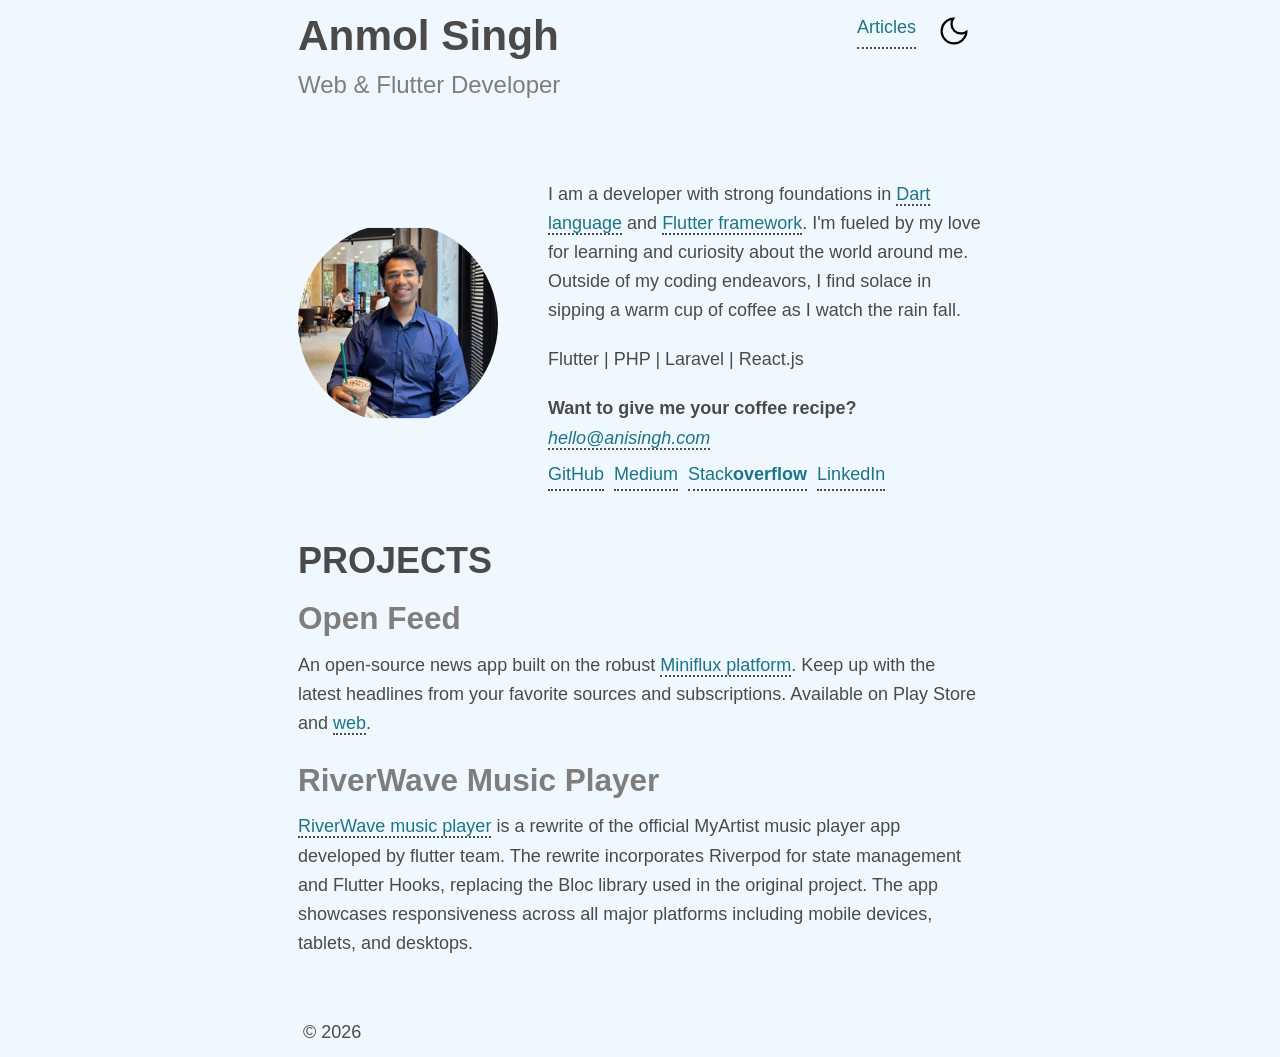
<file: index.html>
<!DOCTYPE html>
<html lang="en">
  <head>
    <meta charset="UTF-8" />
    <meta name="viewport" content="width=device-width, initial-scale=1.0" />
    <meta
      name="description"
      content="I am a developer who specializes in Flutter. I create websites, web and mobile phone apps as well as desktop apps."
    />
    <link rel="stylesheet" href="sakura.css" type="text/css" />
    <link rel="stylesheet" href="style.css" type="text/css" />
    <title>Anmol Singh - Web & Flutter Developer</title>
  </head>
  <body>
    <header>
      <div>
        <h1>Anmol Singh</h1>
        <p>Web & Flutter Developer</p>
      </div>
      <nav>
        <a href="articles.html">Articles</a>
        <button id="themeToggleButton" aria-label="Toggle Dark Mode">
          <img src="assets/icons/dark_mode.svg" class="icon" alt="Dark Mode" />
        </button>
      </nav>
    </header>

    <main>
      <section id="about">
        <img
          src="./assets/images/me.avif"
          alt="a person sitting in a cafe with a mug of coffee"
        />

        <div>
          <p class="text">
            I am a developer with strong foundations in
            <a
              href="https://dart.dev/"
              target="_blank"
              rel="noopener noreferrer"
              >Dart language</a
            >
            and
            <a
              href="https://flutter.dev/"
              target="_blank"
              rel="noopener noreferrer"
              >Flutter framework</a
            >. I'm fueled by my love for learning and curiosity about the world
            around me. Outside of my coding endeavors, I find solace in sipping
            a warm cup of coffee as I watch the rain fall.
          </p>
          <p>Flutter | PHP | Laravel | React.js</p>
          <h6 class="sub-text">Want to give me your coffee recipe?</h6>
          <address>
            <a href="mailto:hello@anisingh.com">hello@anisingh.com</a>
          </address>
          <nav>
            <a
              href="https://github.com/anmol-me"
              target="_blank"
              rel="noopener noreferrer"
              >GitHub</a
            >
            <a
              href="https://medium.com/@me-ani"
              target="_blank"
              rel="noopener noreferrer"
              >Medium</a
            >
            <a
              href="https://stackoverflow.com/users/18265188/anmol-singh"
              target="_blank"
              rel="noopener noreferrer"
              >Stack<strong>overflow</strong></a
            >
            <a
              href="https://www.linkedin.com/in/me-ani"
              target="_blank"
              rel="noopener noreferrer"
              >LinkedIn</a
            >
          </nav>
        </div>
      </section>

      <section>
        <h2>PROJECTS</h2>

        <article>
          <h3>Open Feed</h3>
          <p>
            An open-source news app built on the robust
            <a
              href="https://miniflux.app/"
              target="_blank"
              rel="noopener noreferrer"
              >Miniflux platform</a
            >. Keep up with the latest headlines from your favorite sources and
            subscriptions. Available on Play Store and
            <a
              href="https://open-feed-news.web.app/"
              target="_blank"
              rel="noopener noreferrer"
              >web</a
            >.
          </p>
        </article>
        <!-- <article>
          <h3>Meter Tracker</h3>
          <p>
            Meter Reader lets you effortlessly track energy consumption. Easily
            monitor your meter readings and visualize your usage trends with
            intuitive charts, empowering you to make informed decisions and save
            on energy costs.
          </p>
        </article> -->
        <article>
          <h3>RiverWave Music Player</h3>
          <p>
            <a
              href="https://riverwave-music-player.web.app/"
              target="_blank"
              rel="noopener noreferrer"
              >RiverWave music player</a
            >
            is a rewrite of the official MyArtist music player app developed by
            flutter team. The rewrite incorporates Riverpod for state management
            and Flutter Hooks, replacing the Bloc library used in the original
            project. The app showcases responsiveness across all major platforms
            including mobile devices, tablets, and desktops.
          </p>
        </article>
      </section>
    </main>

    <footer>
      <time id="year"> </time>
    </footer>

    <script src="script.js"></script>
  </body>
</html>
</file>
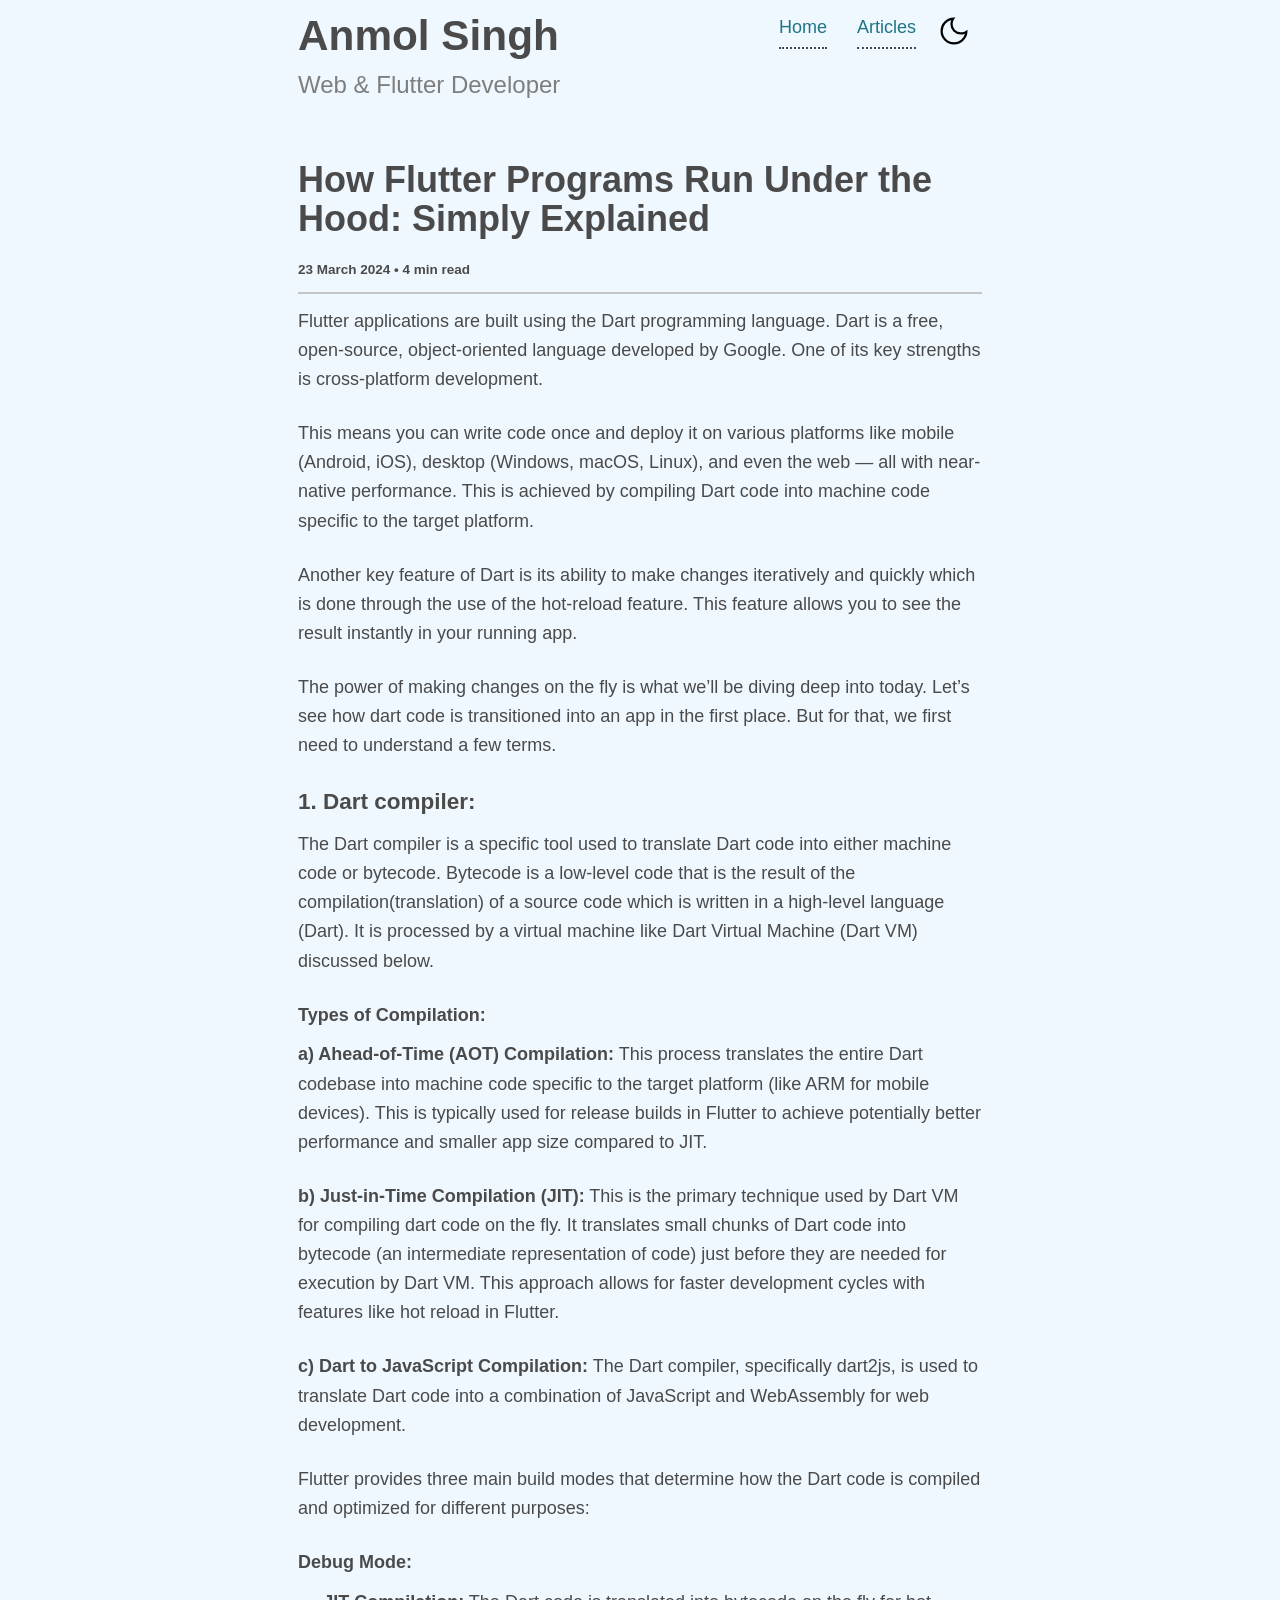
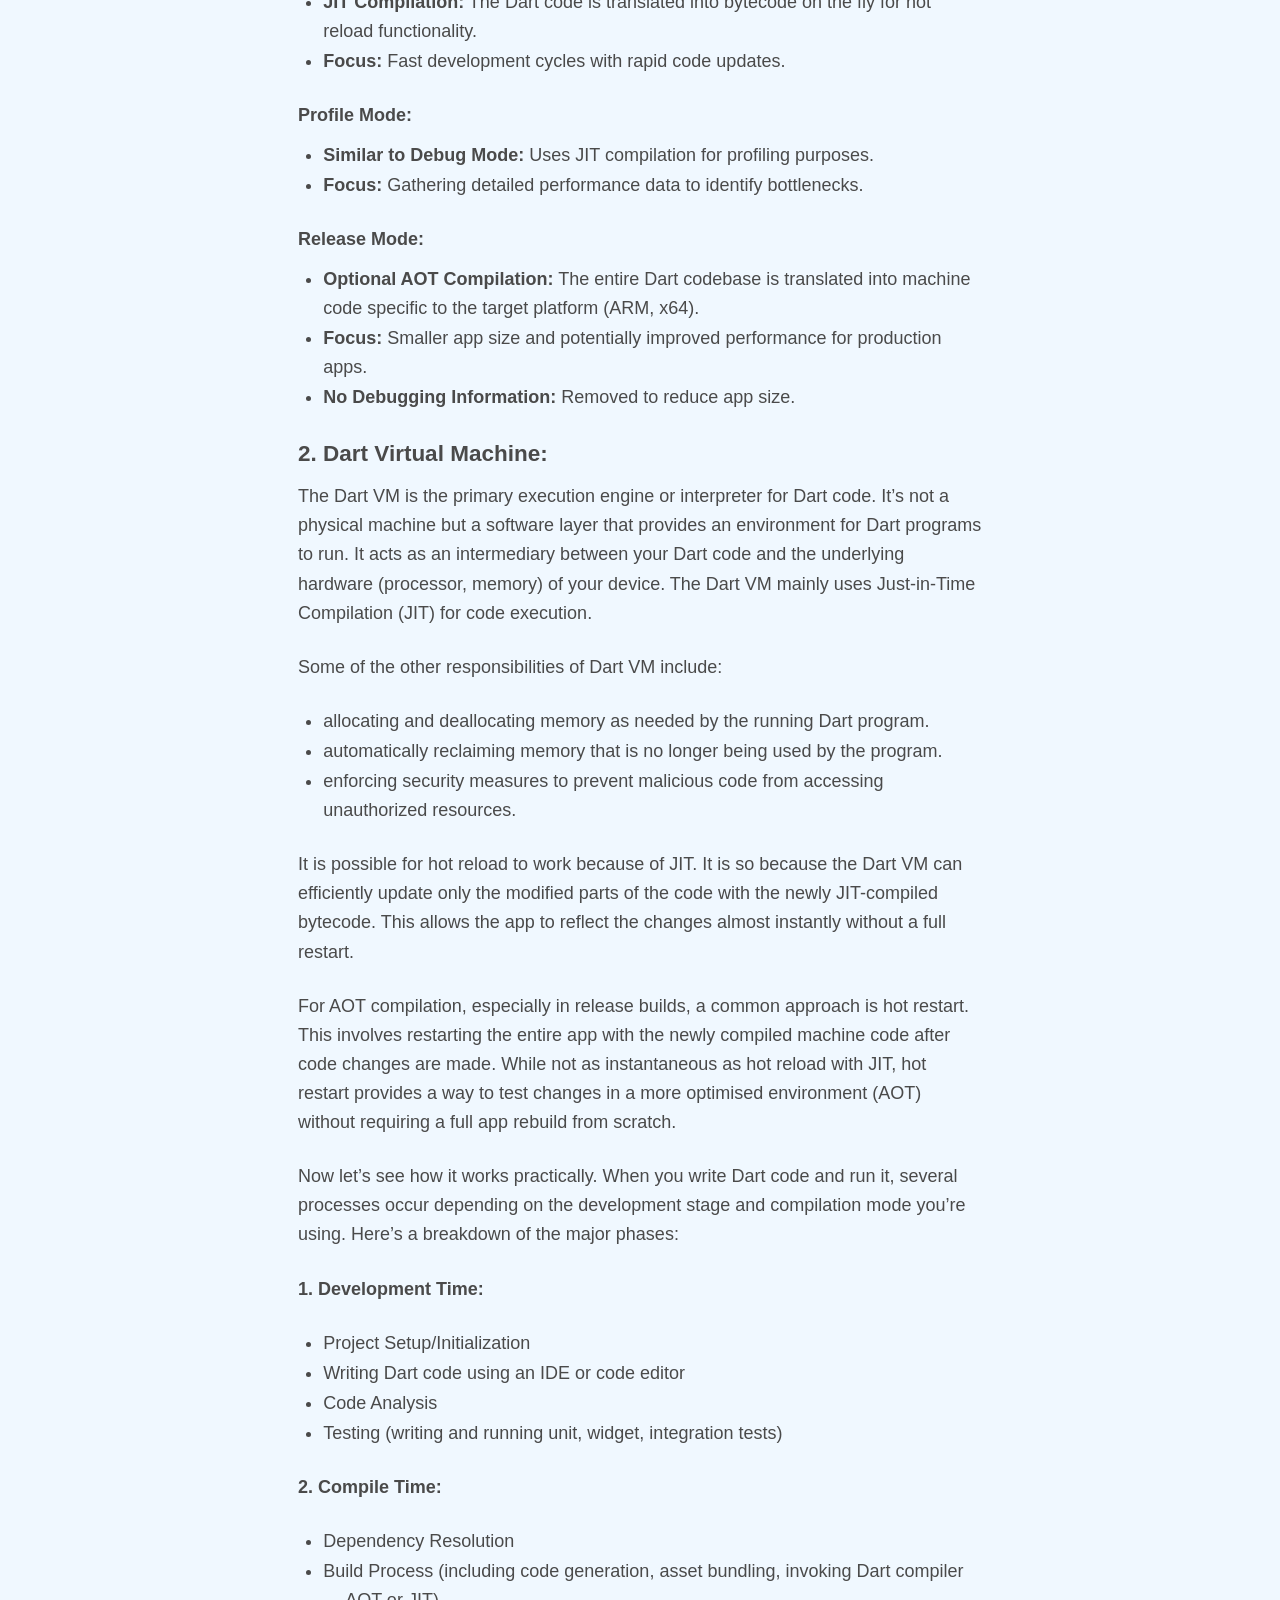
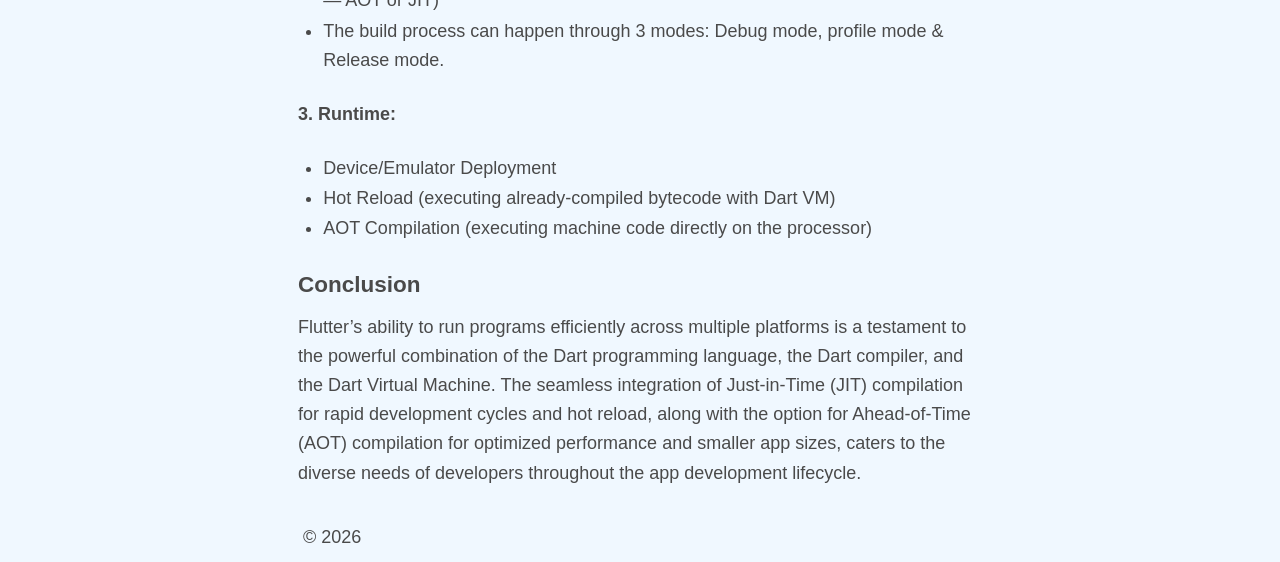
<file: article1.html>
<!DOCTYPE html>
<html lang="en">
  <head>
    <meta charset="UTF-8" />
    <meta name="viewport" content="width=device-width, initial-scale=1.0" />
    <link rel="stylesheet" href="sakura.css" type="text/css" />
    <link rel="stylesheet" href="style.css" type="text/css" />
    <link rel="stylesheet" href="articles.css" type="text/css" />
    <title>Anmol Singh | Articles</title>
  </head>
  <body>
    <header>
      <div>
        <h1>Anmol Singh</h1>
        <p>Web & Flutter Developer</p>
      </div>
      <nav>
        <a href="index.html">Home</a>
        <a href="articles.html">Articles</a>
        <button id="themeToggleButton" aria-label="Toggle Dark Mode">
          <img src="assets/icons/dark_mode.svg" class="icon" alt="Dark Mode" />
        </button>
      </nav>
    </header>

    <main>
      <h2>How Flutter Programs Run Under the Hood: Simply Explained</h2>
      <small><b>23 March 2024 • 4 min read</b></small>
      <hr />
      <p>
        Flutter applications are built using the Dart programming language. Dart
        is a free, open-source, object-oriented language developed by Google.
        One of its key strengths is cross-platform development.
      </p>
      <p>
        This means you can write code once and deploy it on various platforms
        like mobile (Android, iOS), desktop (Windows, macOS, Linux), and even
        the web — all with near-native performance. This is achieved by
        compiling Dart code into machine code specific to the target platform.
      </p>
      <p>
        Another key feature of Dart is its ability to make changes iteratively
        and quickly which is done through the use of the hot-reload feature.
        This feature allows you to see the result instantly in your running app.
      </p>
      <p>
        The power of making changes on the fly is what we’ll be diving deep into
        today. Let’s see how dart code is transitioned into an app in the first
        place. But for that, we first need to understand a few terms.
      </p>
      <h5>1. Dart compiler:</h5>
      <p>
        The Dart compiler is a specific tool used to translate Dart code into
        either machine code or bytecode. Bytecode is a low-level code that is
        the result of the compilation(translation) of a source code which is
        written in a high-level language (Dart). It is processed by a virtual
        machine like Dart Virtual Machine (Dart VM) discussed below.
      </p>
      <h6>Types of Compilation:</h6>
      <p>
        <b>a) Ahead-of-Time (AOT) Compilation:</b> This process translates the
        entire Dart codebase into machine code specific to the target platform
        (like ARM for mobile devices). This is typically used for release builds
        in Flutter to achieve potentially better performance and smaller app
        size compared to JIT.
      </p>
      <p>
        <b>b) Just-in-Time Compilation (JIT):</b> This is the primary technique
        used by Dart VM for compiling dart code on the fly. It translates small
        chunks of Dart code into bytecode (an intermediate representation of
        code) just before they are needed for execution by Dart VM. This
        approach allows for faster development cycles with features like hot
        reload in Flutter.
      </p>
      <p>
        <b>c) Dart to JavaScript Compilation:</b> The Dart compiler,
        specifically dart2js, is used to translate Dart code into a combination
        of JavaScript and WebAssembly for web development.
      </p>
      <p>
        Flutter provides three main build modes that determine how the Dart code
        is compiled and optimized for different purposes:
      </p>
      <h6>Debug Mode:</h6>
      <ul>
        <li>
          <b>JIT Compilation:</b> The Dart code is translated into bytecode on
          the fly for hot reload functionality.
        </li>
        <li><b>Focus:</b> Fast development cycles with rapid code updates.</li>
      </ul>
      <h6>Profile Mode:</h6>
      <ul>
        <li>
          <b>Similar to Debug Mode:</b> Uses JIT compilation for profiling
          purposes.
        </li>
        <li>
          <b>Focus:</b> Gathering detailed performance data to identify
          bottlenecks.
        </li>
      </ul>
      <h6>Release Mode:</h6>
      <ul>
        <li>
          <b>Optional AOT Compilation:</b> The entire Dart codebase is
          translated into machine code specific to the target platform (ARM,
          x64).
        </li>
        <li>
          <b>Focus:</b> Smaller app size and potentially improved performance
          for production apps.
        </li>
        <li><b>No Debugging Information:</b> Removed to reduce app size.</li>
      </ul>
      <h5>2. Dart Virtual Machine:</h5>
      <p>
        The Dart VM is the primary execution engine or interpreter for Dart
        code. It’s not a physical machine but a software layer that provides an
        environment for Dart programs to run. It acts as an intermediary between
        your Dart code and the underlying hardware (processor, memory) of your
        device. The Dart VM mainly uses Just-in-Time Compilation (JIT) for code
        execution.
      </p>
      <p>Some of the other responsibilities of Dart VM include:</p>
      <ul>
        <li>
          allocating and deallocating memory as needed by the running Dart
          program.
        </li>
        <li>
          automatically reclaiming memory that is no longer being used by the
          program.
        </li>
        <li>
          enforcing security measures to prevent malicious code from accessing
          unauthorized resources.
        </li>
      </ul>
      <p>
        It is possible for hot reload to work because of JIT. It is so because
        the Dart VM can efficiently update only the modified parts of the code
        with the newly JIT-compiled bytecode. This allows the app to reflect the
        changes almost instantly without a full restart.
      </p>
      <p>
        For AOT compilation, especially in release builds, a common approach is
        hot restart. This involves restarting the entire app with the newly
        compiled machine code after code changes are made. While not as
        instantaneous as hot reload with JIT, hot restart provides a way to test
        changes in a more optimised environment (AOT) without requiring a full
        app rebuild from scratch.
      </p>
      <p>
        Now let’s see how it works practically. When you write Dart code and run
        it, several processes occur depending on the development stage and
        compilation mode you’re using. Here’s a breakdown of the major phases:
      </p>
      <p><b>1. Development Time:</b></p>
      <ul>
        <li>Project Setup/Initialization</li>
        <li>Writing Dart code using an IDE or code editor</li>
        <li>Code Analysis</li>
        <li>Testing (writing and running unit, widget, integration tests)</li>
      </ul>
      <p><b>2. Compile Time:</b></p>
      <ul>
        <li>Dependency Resolution</li>
        <li>
          Build Process (including code generation, asset bundling, invoking
          Dart compiler — AOT or JIT)
        </li>
        <li>
          The build process can happen through 3 modes: Debug mode, profile mode
          & Release mode.
        </li>
      </ul>
      <p><b>3. Runtime:</b></p>
      <ul>
        <li>Device/Emulator Deployment</li>
        <li>Hot Reload (executing already-compiled bytecode with Dart VM)</li>
        <li>
          AOT Compilation (executing machine code directly on the processor)
        </li>
      </ul>
      <h5>Conclusion</h5>
      <p>
        Flutter’s ability to run programs efficiently across multiple platforms
        is a testament to the powerful combination of the Dart programming
        language, the Dart compiler, and the Dart Virtual Machine. The seamless
        integration of Just-in-Time (JIT) compilation for rapid development
        cycles and hot reload, along with the option for Ahead-of-Time (AOT)
        compilation for optimized performance and smaller app sizes, caters to
        the diverse needs of developers throughout the app development
        lifecycle.
      </p>
    </main>

    <footer>
      <time id="year"> </time>
    </footer>

    <script src="script.js"></script>
  </body>
</html>
</file>
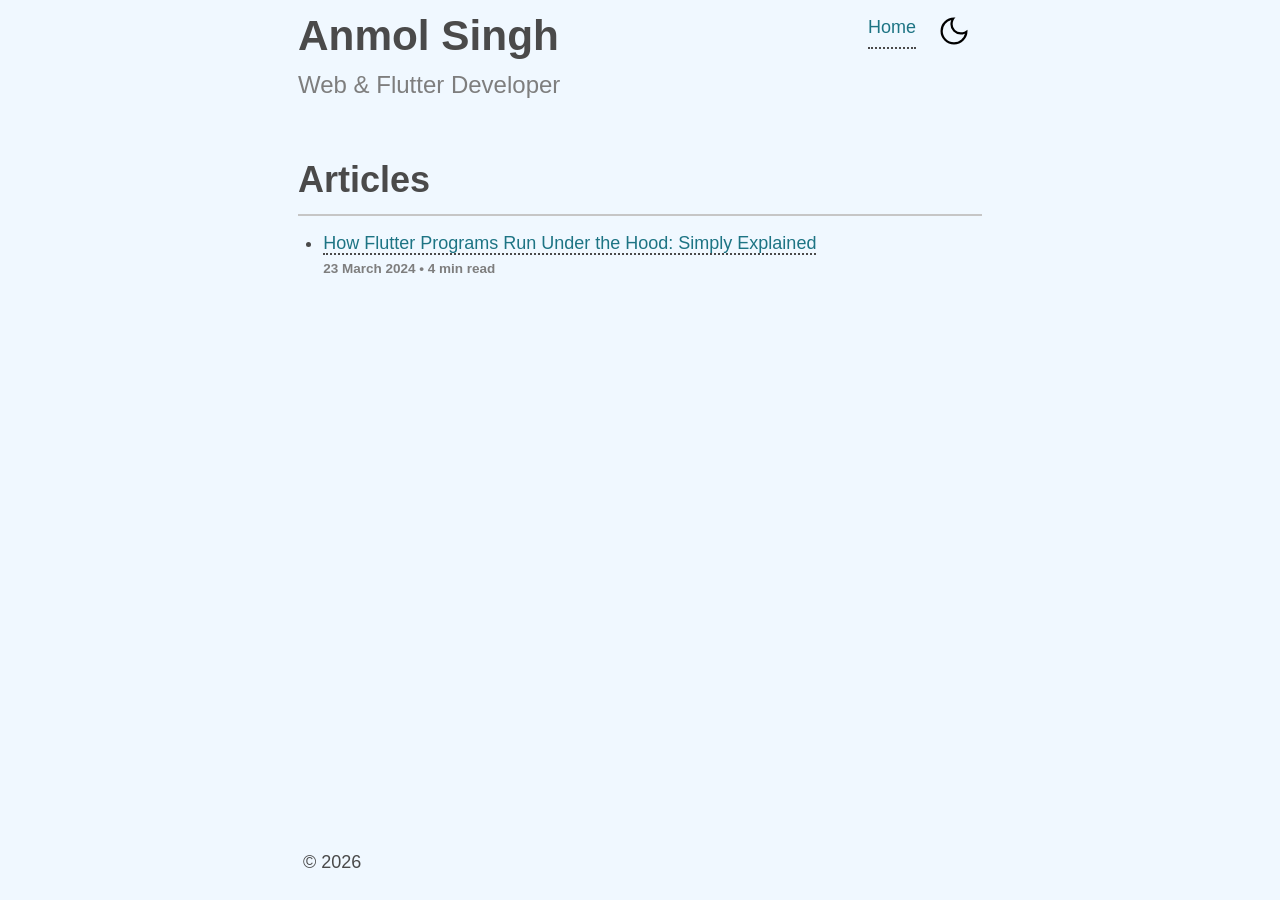
<file: articles.html>
<!DOCTYPE html>
<html lang="en">
  <head>
    <meta charset="UTF-8" />
    <meta name="viewport" content="width=device-width, initial-scale=1.0" />
    <link rel="stylesheet" href="sakura.css" type="text/css" />
    <link rel="stylesheet" href="style.css" type="text/css" />
    <link rel="stylesheet" href="articles.css" type="text/css" />
    <title>Anmol Singh | Articles</title>
  </head>
  <body>
    <header>
      <div>
        <h1>Anmol Singh</h1>
        <p>Web & Flutter Developer</p>
      </div>
      <nav>
        <a href="index.html">Home</a>
        <button id="themeToggleButton" aria-label="Toggle Dark Mode">
          <img src="assets/icons/dark_mode.svg" class="icon" alt="Dark Mode" />
        </button>
      </nav>
    </header>

    <main>
      <h2>Articles</h2>
      <hr />
      <ul>
        <li>
          <a href="how_flutter_apps_run.html">How Flutter Programs Run Under the Hood: Simply Explained</a>
          <small class="article-sub-heading"><b>23 March 2024 • 4 min read</b></small>
        </li>
      </ul>
    </main>

    <footer>
      <time id="year"> </time>
    </footer>

    <script src="script.js"></script>
  </body>
</html>
</file>
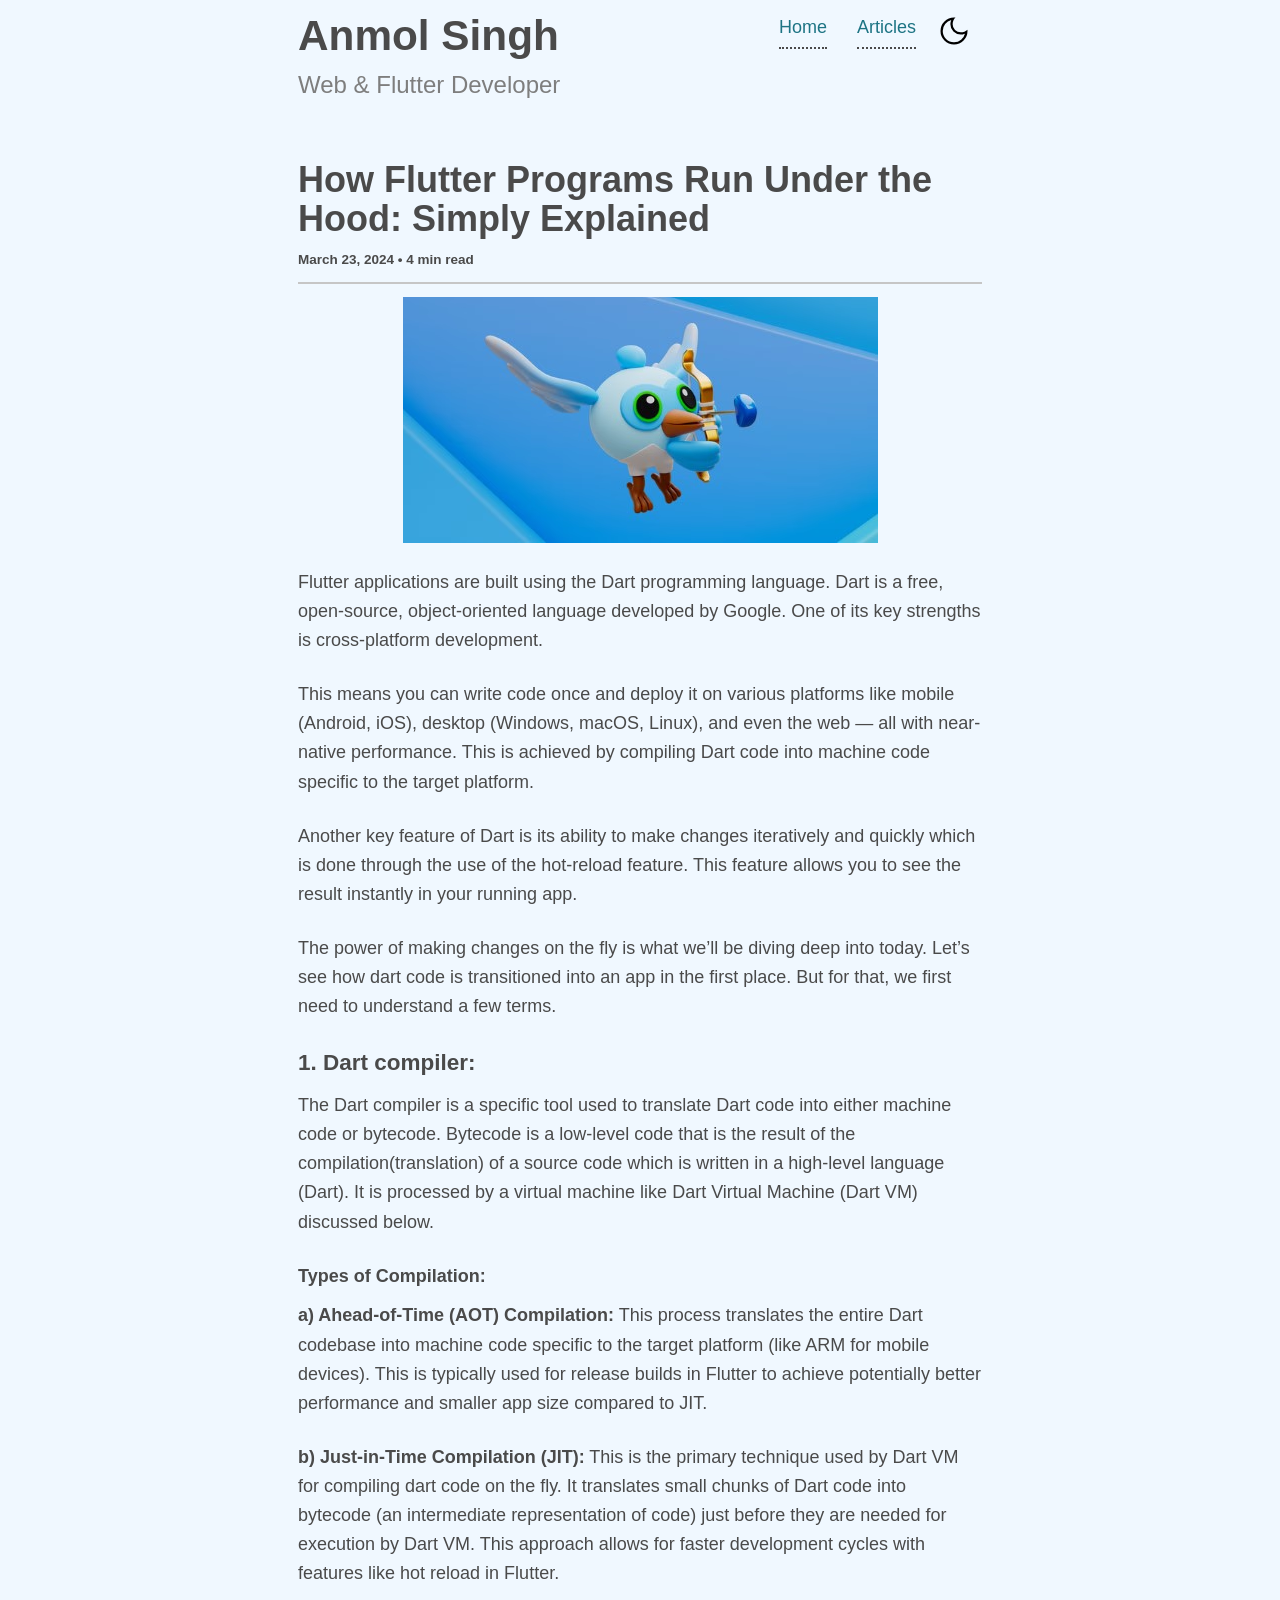
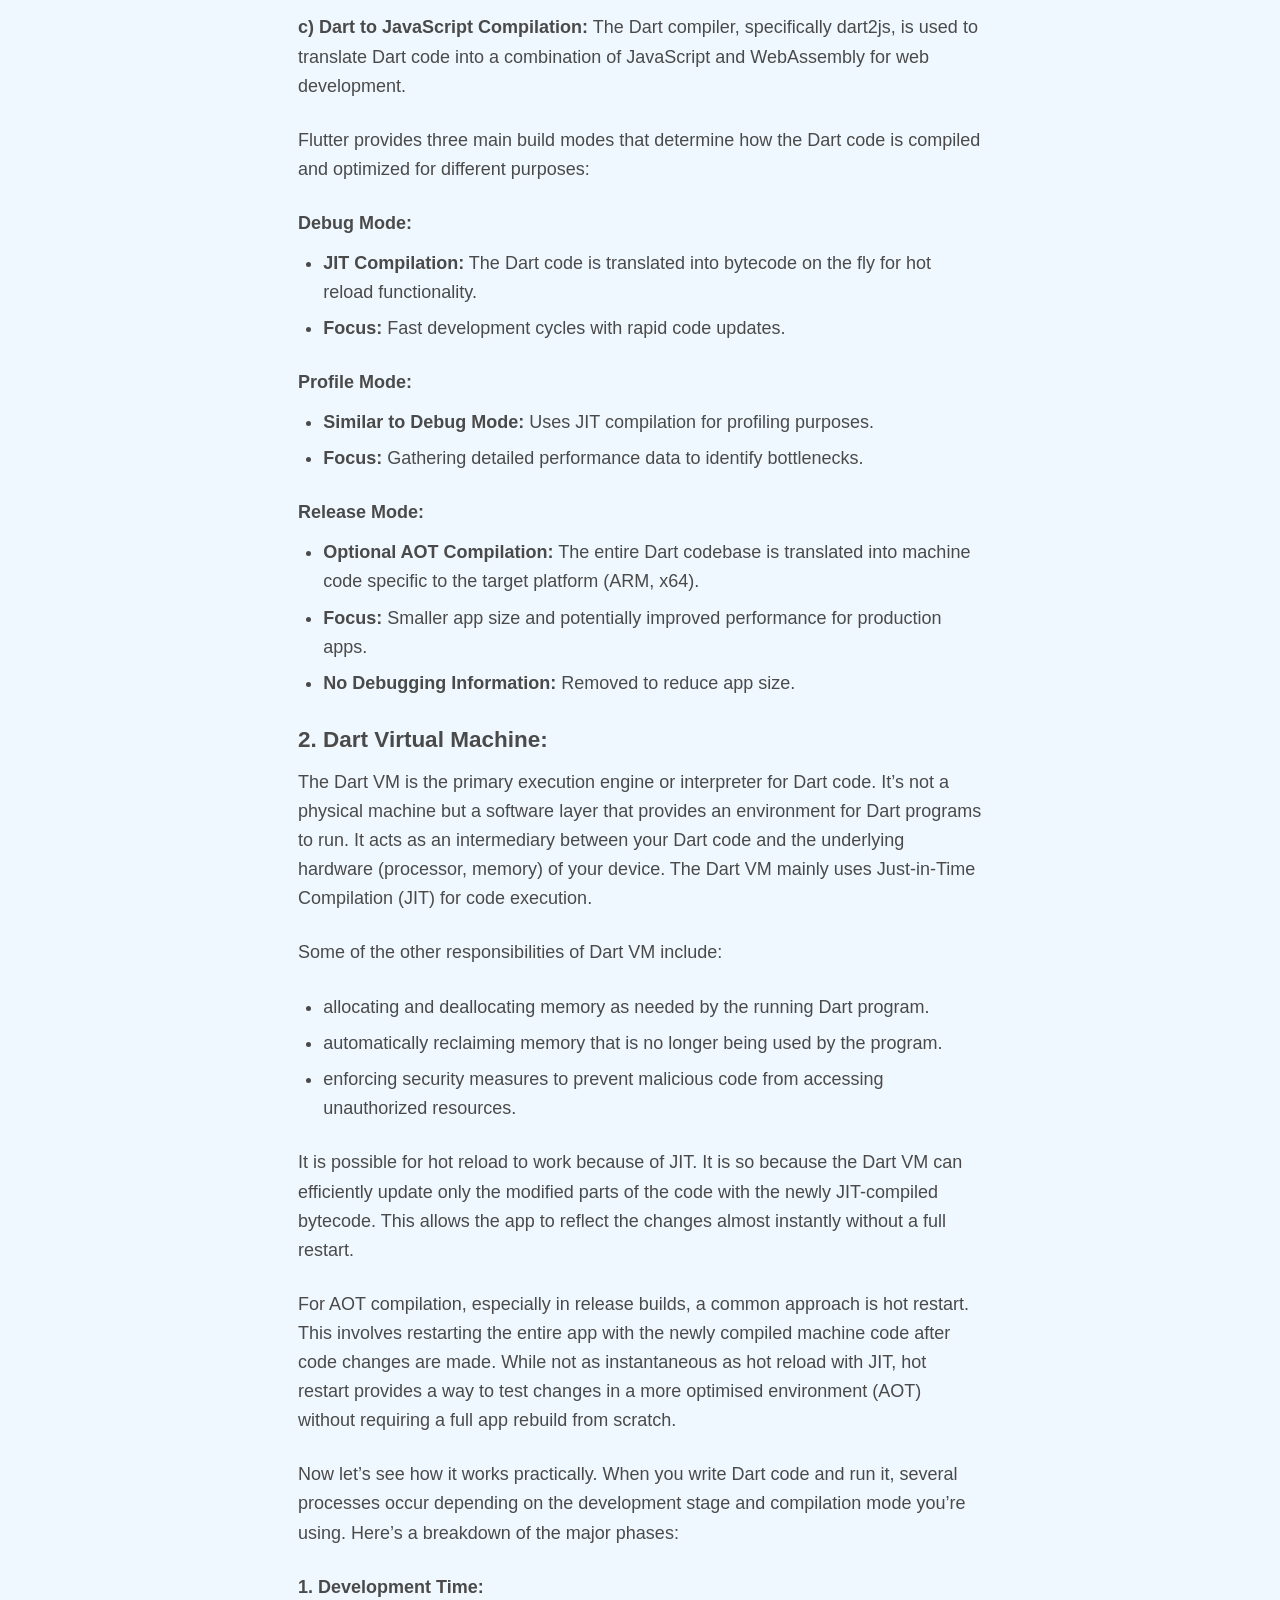
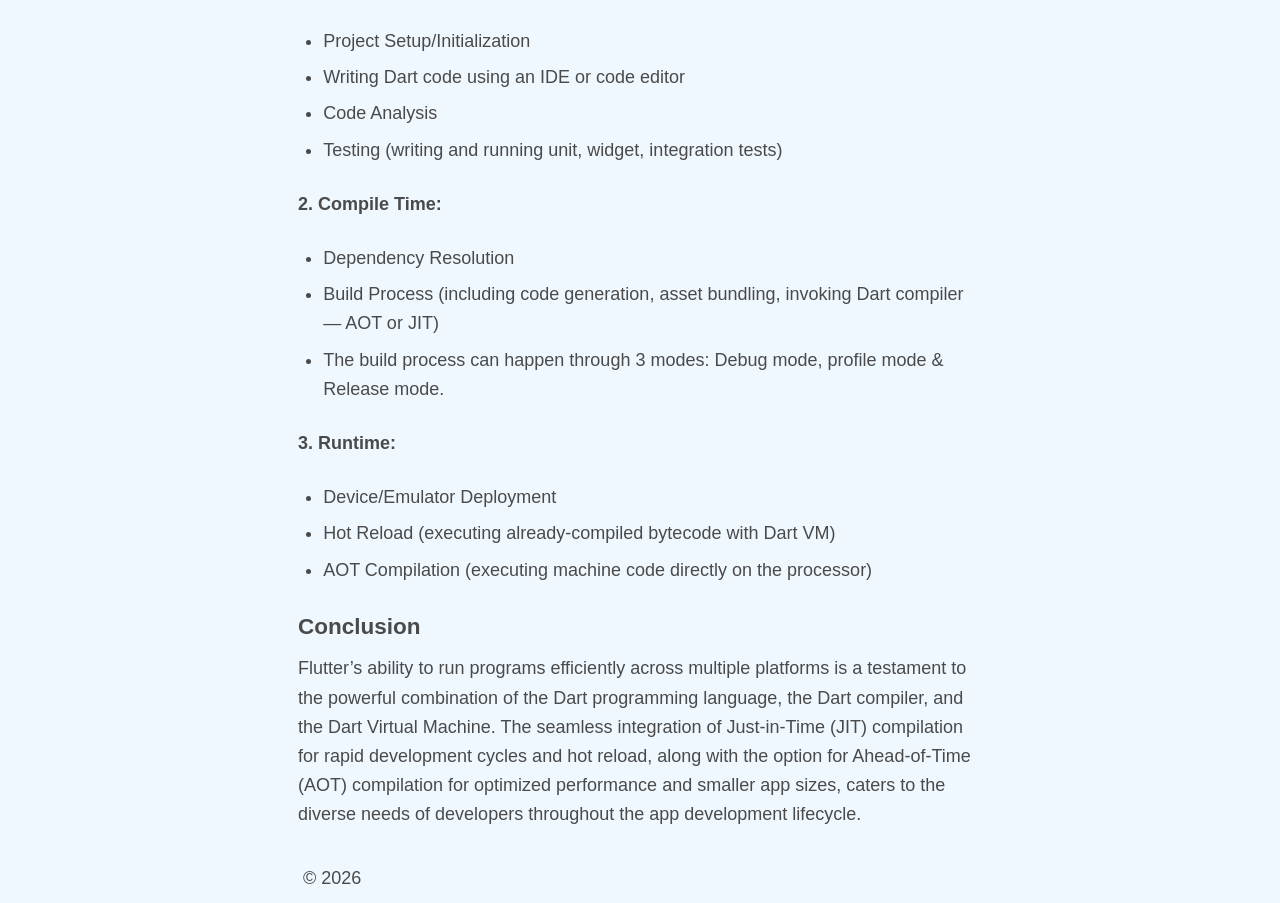
<file: how_flutter_apps_run.html>
<!DOCTYPE html>
<html lang="en">
  <head>
    <meta charset="UTF-8" />
    <meta name="viewport" content="width=device-width, initial-scale=1.0" />
    <link rel="stylesheet" href="sakura.css" type="text/css" />
    <link rel="stylesheet" href="style.css" type="text/css" />
    <link rel="stylesheet" href="article.css" type="text/css" />
    <title>Anmol Singh | Articles</title>
  </head>
  <body>
    <header>
      <div>
        <h1>Anmol Singh</h1>
        <p>Web & Flutter Developer</p>
      </div>
      <nav>
        <a href="index.html">Home</a>
        <a href="articles.html">Articles</a>
        <button id="themeToggleButton" aria-label="Toggle Dark Mode">
          <img src="assets/icons/dark_mode.svg" class="icon" alt="Dark Mode" />
        </button>
      </nav>
    </header>

    <main>
      <h2 class="article-heading">
        How Flutter Programs Run Under the Hood: Simply Explained
      </h2>
      <small class="date-readtime"
        ><time class="header-date" data-date="2024-03-23"></time> • 4 min
        read</small
      >
      <hr />
      <div class="article-header-image">
        <img src="assets/images/flutter_dash.avif" />
      </div>
      <p>
        Flutter applications are built using the Dart programming language. Dart
        is a free, open-source, object-oriented language developed by Google.
        One of its key strengths is cross-platform development.
      </p>
      <p>
        This means you can write code once and deploy it on various platforms
        like mobile (Android, iOS), desktop (Windows, macOS, Linux), and even
        the web — all with near-native performance. This is achieved by
        compiling Dart code into machine code specific to the target platform.
      </p>
      <p>
        Another key feature of Dart is its ability to make changes iteratively
        and quickly which is done through the use of the hot-reload feature.
        This feature allows you to see the result instantly in your running app.
      </p>
      <p>
        The power of making changes on the fly is what we’ll be diving deep into
        today. Let’s see how dart code is transitioned into an app in the first
        place. But for that, we first need to understand a few terms.
      </p>
      <h5>1. Dart compiler:</h5>
      <p>
        The Dart compiler is a specific tool used to translate Dart code into
        either machine code or bytecode. Bytecode is a low-level code that is
        the result of the compilation(translation) of a source code which is
        written in a high-level language (Dart). It is processed by a virtual
        machine like Dart Virtual Machine (Dart VM) discussed below.
      </p>
      <h6>Types of Compilation:</h6>
      <p>
        <b>a) Ahead-of-Time (AOT) Compilation:</b> This process translates the
        entire Dart codebase into machine code specific to the target platform
        (like ARM for mobile devices). This is typically used for release builds
        in Flutter to achieve potentially better performance and smaller app
        size compared to JIT.
      </p>
      <p>
        <b>b) Just-in-Time Compilation (JIT):</b> This is the primary technique
        used by Dart VM for compiling dart code on the fly. It translates small
        chunks of Dart code into bytecode (an intermediate representation of
        code) just before they are needed for execution by Dart VM. This
        approach allows for faster development cycles with features like hot
        reload in Flutter.
      </p>
      <p>
        <b>c) Dart to JavaScript Compilation:</b> The Dart compiler,
        specifically dart2js, is used to translate Dart code into a combination
        of JavaScript and WebAssembly for web development.
      </p>
      <p>
        Flutter provides three main build modes that determine how the Dart code
        is compiled and optimized for different purposes:
      </p>
      <h6>Debug Mode:</h6>
      <ul>
        <li>
          <b>JIT Compilation:</b> The Dart code is translated into bytecode on
          the fly for hot reload functionality.
        </li>
        <li><b>Focus:</b> Fast development cycles with rapid code updates.</li>
      </ul>
      <h6>Profile Mode:</h6>
      <ul>
        <li>
          <b>Similar to Debug Mode:</b> Uses JIT compilation for profiling
          purposes.
        </li>
        <li>
          <b>Focus:</b> Gathering detailed performance data to identify
          bottlenecks.
        </li>
      </ul>
      <h6>Release Mode:</h6>
      <ul>
        <li>
          <b>Optional AOT Compilation:</b> The entire Dart codebase is
          translated into machine code specific to the target platform (ARM,
          x64).
        </li>
        <li>
          <b>Focus:</b> Smaller app size and potentially improved performance
          for production apps.
        </li>
        <li><b>No Debugging Information:</b> Removed to reduce app size.</li>
      </ul>
      <h5>2. Dart Virtual Machine:</h5>
      <p>
        The Dart VM is the primary execution engine or interpreter for Dart
        code. It’s not a physical machine but a software layer that provides an
        environment for Dart programs to run. It acts as an intermediary between
        your Dart code and the underlying hardware (processor, memory) of your
        device. The Dart VM mainly uses Just-in-Time Compilation (JIT) for code
        execution.
      </p>
      <p>Some of the other responsibilities of Dart VM include:</p>
      <ul>
        <li>
          allocating and deallocating memory as needed by the running Dart
          program.
        </li>
        <li>
          automatically reclaiming memory that is no longer being used by the
          program.
        </li>
        <li>
          enforcing security measures to prevent malicious code from accessing
          unauthorized resources.
        </li>
      </ul>
      <p>
        It is possible for hot reload to work because of JIT. It is so because
        the Dart VM can efficiently update only the modified parts of the code
        with the newly JIT-compiled bytecode. This allows the app to reflect the
        changes almost instantly without a full restart.
      </p>
      <p>
        For AOT compilation, especially in release builds, a common approach is
        hot restart. This involves restarting the entire app with the newly
        compiled machine code after code changes are made. While not as
        instantaneous as hot reload with JIT, hot restart provides a way to test
        changes in a more optimised environment (AOT) without requiring a full
        app rebuild from scratch.
      </p>
      <p>
        Now let’s see how it works practically. When you write Dart code and run
        it, several processes occur depending on the development stage and
        compilation mode you’re using. Here’s a breakdown of the major phases:
      </p>
      <p><b>1. Development Time:</b></p>
      <ul>
        <li>Project Setup/Initialization</li>
        <li>Writing Dart code using an IDE or code editor</li>
        <li>Code Analysis</li>
        <li>Testing (writing and running unit, widget, integration tests)</li>
      </ul>
      <p><b>2. Compile Time:</b></p>
      <ul>
        <li>Dependency Resolution</li>
        <li>
          Build Process (including code generation, asset bundling, invoking
          Dart compiler — AOT or JIT)
        </li>
        <li>
          The build process can happen through 3 modes: Debug mode, profile mode
          & Release mode.
        </li>
      </ul>
      <p><b>3. Runtime:</b></p>
      <ul>
        <li>Device/Emulator Deployment</li>
        <li>Hot Reload (executing already-compiled bytecode with Dart VM)</li>
        <li>
          AOT Compilation (executing machine code directly on the processor)
        </li>
      </ul>
      <h5>Conclusion</h5>
      <p>
        Flutter’s ability to run programs efficiently across multiple platforms
        is a testament to the powerful combination of the Dart programming
        language, the Dart compiler, and the Dart Virtual Machine. The seamless
        integration of Just-in-Time (JIT) compilation for rapid development
        cycles and hot reload, along with the option for Ahead-of-Time (AOT)
        compilation for optimized performance and smaller app sizes, caters to
        the diverse needs of developers throughout the app development
        lifecycle.
      </p>
    </main>

    <footer>
      <time id="year"> </time>
    </footer>

    <script src="script.js"></script>
  </body>
</html>
</file>
<file: sakura.css>
/* Sakura.css v1.5.0
 * ================
 * Minimal css theme.
 * Project: https://github.com/oxalorg/sakura/
 */
/* Body */
html {
    font-size: 62.5%;
    font-family: -apple-system, BlinkMacSystemFont, "Segoe UI", Roboto, "Helvetica Neue", Arial, "Noto Sans", sans-serif;
  }
  
  body {
    font-size: 1.8rem;
    line-height: 1.618;
    max-width: 38em;
    margin: auto;
    color: #4a4a4a;
    background-color: #f9f9f9;
    padding: 13px;
  }
  
  @media (max-width: 684px) {
    body {
      font-size: 1.53rem;
    }
  }
  @media (max-width: 382px) {
    body {
      font-size: 1.35rem;
    }
  }
  h1, h2, h3, h4, h5, h6 {
    line-height: 1.1;
    font-family: -apple-system, BlinkMacSystemFont, "Segoe UI", Roboto, "Helvetica Neue", Arial, "Noto Sans", sans-serif;
    font-weight: 700;
    margin-top: 3rem;
    margin-bottom: 1.5rem;
    overflow-wrap: break-word;
    word-wrap: break-word;
    -ms-word-break: break-all;
    word-break: break-word;
  }
  
  h1 {
    font-size: 2.35em;
  }
  
  h2 {
    font-size: 2em;
  }
  
  h3 {
    font-size: 1.75em;
  }
  
  h4 {
    font-size: 1.5em;
  }
  
  h5 {
    font-size: 1.25em;
  }
  
  h6 {
    font-size: 1em;
  }
  
  p {
    margin-top: 0px;
    margin-bottom: 2.5rem;
  }
  
  small, sub, sup {
    font-size: 75%;
  }
  
  hr {
    border-color: #1d7484;
  }
  
  a {
    text-decoration: none;
    color: #1d7484;
  }
  a:visited {
    color: #144f5a;
  }
  a:hover {
    color: #982c61;
    border-bottom: 2px solid #4a4a4a;
  }
  
  ul {
    padding-left: 1.4em;
    margin-top: 0px;
    margin-bottom: 2.5rem;
  }
  
  li {
    margin-bottom: 0.4em;
  }
  
  blockquote {
    margin-left: 0px;
    margin-right: 0px;
    padding-left: 1em;
    padding-top: 0.8em;
    padding-bottom: 0.8em;
    padding-right: 0.8em;
    border-left: 5px solid #1d7484;
    margin-bottom: 2.5rem;
    background-color: #f1f1f1;
  }
  
  blockquote p {
    margin-bottom: 0;
  }
  
  img, video {
    height: auto;
    max-width: 100%;
    margin-top: 0px;
    margin-bottom: 2.5rem;
  }
  
  /* Pre and Code */
  pre {
    background-color: #f1f1f1;
    display: block;
    padding: 1em;
    overflow-x: auto;
    margin-top: 0px;
    margin-bottom: 2.5rem;
    font-size: 0.9em;
  }
  
  code, kbd, samp {
    font-size: 0.9em;
    padding: 0 0.5em;
    background-color: #f1f1f1;
    white-space: pre-wrap;
  }
  
  pre > code {
    padding: 0;
    background-color: transparent;
    white-space: pre;
    font-size: 1em;
  }
  
  /* Tables */
  table {
    text-align: justify;
    width: 100%;
    border-collapse: collapse;
    margin-bottom: 2rem;
  }
  
  td, th {
    padding: 0.5em;
    border-bottom: 1px solid #f1f1f1;
  }
  
  /* Buttons, forms and input */
  input, textarea {
    border: 1px solid #4a4a4a;
  }
  input:focus, textarea:focus {
    border: 1px solid #1d7484;
  }
  
  textarea {
    width: 100%;
  }
  
  .button, button, input[type=submit], input[type=reset], input[type=button], input[type=file]::file-selector-button {
    display: inline-block;
    padding: 5px 10px;
    text-align: center;
    text-decoration: none;
    white-space: nowrap;
    background-color: #1d7484;
    color: #f9f9f9;
    border-radius: 1px;
    border: 1px solid #1d7484;
    cursor: pointer;
    box-sizing: border-box;
  }
  .button[disabled], button[disabled], input[type=submit][disabled], input[type=reset][disabled], input[type=button][disabled], input[type=file]::file-selector-button[disabled] {
    cursor: default;
    opacity: 0.5;
  }
  .button:hover, button:hover, input[type=submit]:hover, input[type=reset]:hover, input[type=button]:hover, input[type=file]::file-selector-button:hover {
    background-color: #982c61;
    color: #f9f9f9;
    outline: 0;
  }
  .button:focus-visible, button:focus-visible, input[type=submit]:focus-visible, input[type=reset]:focus-visible, input[type=button]:focus-visible, input[type=file]::file-selector-button:focus-visible {
    outline-style: solid;
    outline-width: 2px;
  }
  
  textarea, select, input {
    color: #4a4a4a;
    padding: 6px 10px; /* The 6px vertically centers text on FF, ignored by Webkit */
    margin-bottom: 10px;
    background-color: #f1f1f1;
    border: 1px solid #f1f1f1;
    border-radius: 4px;
    box-shadow: none;
    box-sizing: border-box;
  }
  textarea:focus, select:focus, input:focus {
    border: 1px solid #1d7484;
    outline: 0;
  }
  
  input[type=checkbox]:focus {
    outline: 1px dotted #1d7484;
  }
  
  label, legend, fieldset {
    display: block;
    margin-bottom: 0.5rem;
    font-weight: 600;
  }
</file>
<file: style.css>
:root {
  --secondary-color-light: rgb(126, 126, 126);
  --secondary-color-dark: rgb(187, 193, 198);
}

/* Dark Mode */
.dark-mode {
  background-color: black;
  color: aliceblue;
}

.dark-mode a {
  color: #2eb7cf;
}

.dark-mode section h3 {
  color: var(--secondary-color-dark);
}

.dark-mode header p {
  color: var(--secondary-color-dark);
}

.dark-mode a:hover {
  color: #b8467f;
  border-bottom: 2px solid #4a4a4a;
}

/* Light Mode */

html,
body {
  height: 100%;
  display: flex;
  flex-direction: column;
}

body {
  background-color: aliceblue;
  min-width: 684px;
}

body a {
  border-bottom: 2px dotted #4a4a4a;
}

header {
  display: flex;
  justify-content: space-between;
  align-items: start;
}

header nav {
  display: flex;
  gap: 30px;
}

header img {
  font-size: 4rem;
  margin: 4rem 1rem 0 0;
}

header h1 {
  margin-bottom: 0.625rem;
  margin-top: 0;
}

header p {
  font-size: x-large;
  color: var(--secondary-color-light);
}

header .icon {
  cursor: pointer;
}

#themeToggleButton {
  background: none;
  border: none;
  padding: 0;
  width: 36px;
  height: 36px;
  display: flex;
  justify-content: end;
  align-items: end;
}

section {
  margin: 50px 0 50px 0;
}

section h2 {
  margin-bottom: 1rem;
}

section h3 {
  margin-top: 2rem;
  color: var(--secondary-color-light);
}

#about {
  display: flex;
  gap: 50px;
  align-items: center;
  justify-content: space-between;
}

#about h2 {
  margin-top: 0;
}

#about .text {
  margin-bottom: 2rem;
}

#about .sub-text {
  margin: 0 0 5px 0;
}

#about nav {
  display: flex;
  justify-content: start;
  gap: 10px;
  margin-top: 7px;
}

section img {
  width: 200px;
  height: 200px;
  border-radius: 50%;
  background-size: cover;
}

footer {
  display: flex;
  justify-content: space-between;
  align-items: center;
  padding: 10px 5px 10px 5px;
  margin-top: auto;
}

/* Mobile View */
@media only screen and (max-width: 768px) {
  body {
    font-size: medium;
    min-width: auto;
  }

  section {
    margin: 0;
  }

  #about {
    flex-direction: column;
    align-items: start;
    gap: 0;
  }

  section img {
    width: 40vw;
    height: 40vw;
    border-radius: 50%;
    background-size: cover;
  }
}
</file>
<file: articles.css>
hr {
  border: 1px solid #c6c6c6;
  margin-bottom: 13px;
}

ul li {
  margin-bottom: 1px;
}

.article-sub-heading {
  display: block;
  margin-top: 0;
  color: var(--secondary-color-light);
}
</file>
<file: article.css>
hr {
  border: 1px solid #c6c6c6;
  margin-bottom: 13px;
}

.article-heading {
  margin-bottom: 5px;
}

.date-readtime {
  font-weight: bold;
}

.article-header-image {
  display: flex;
  justify-content: center;
}
</file>
